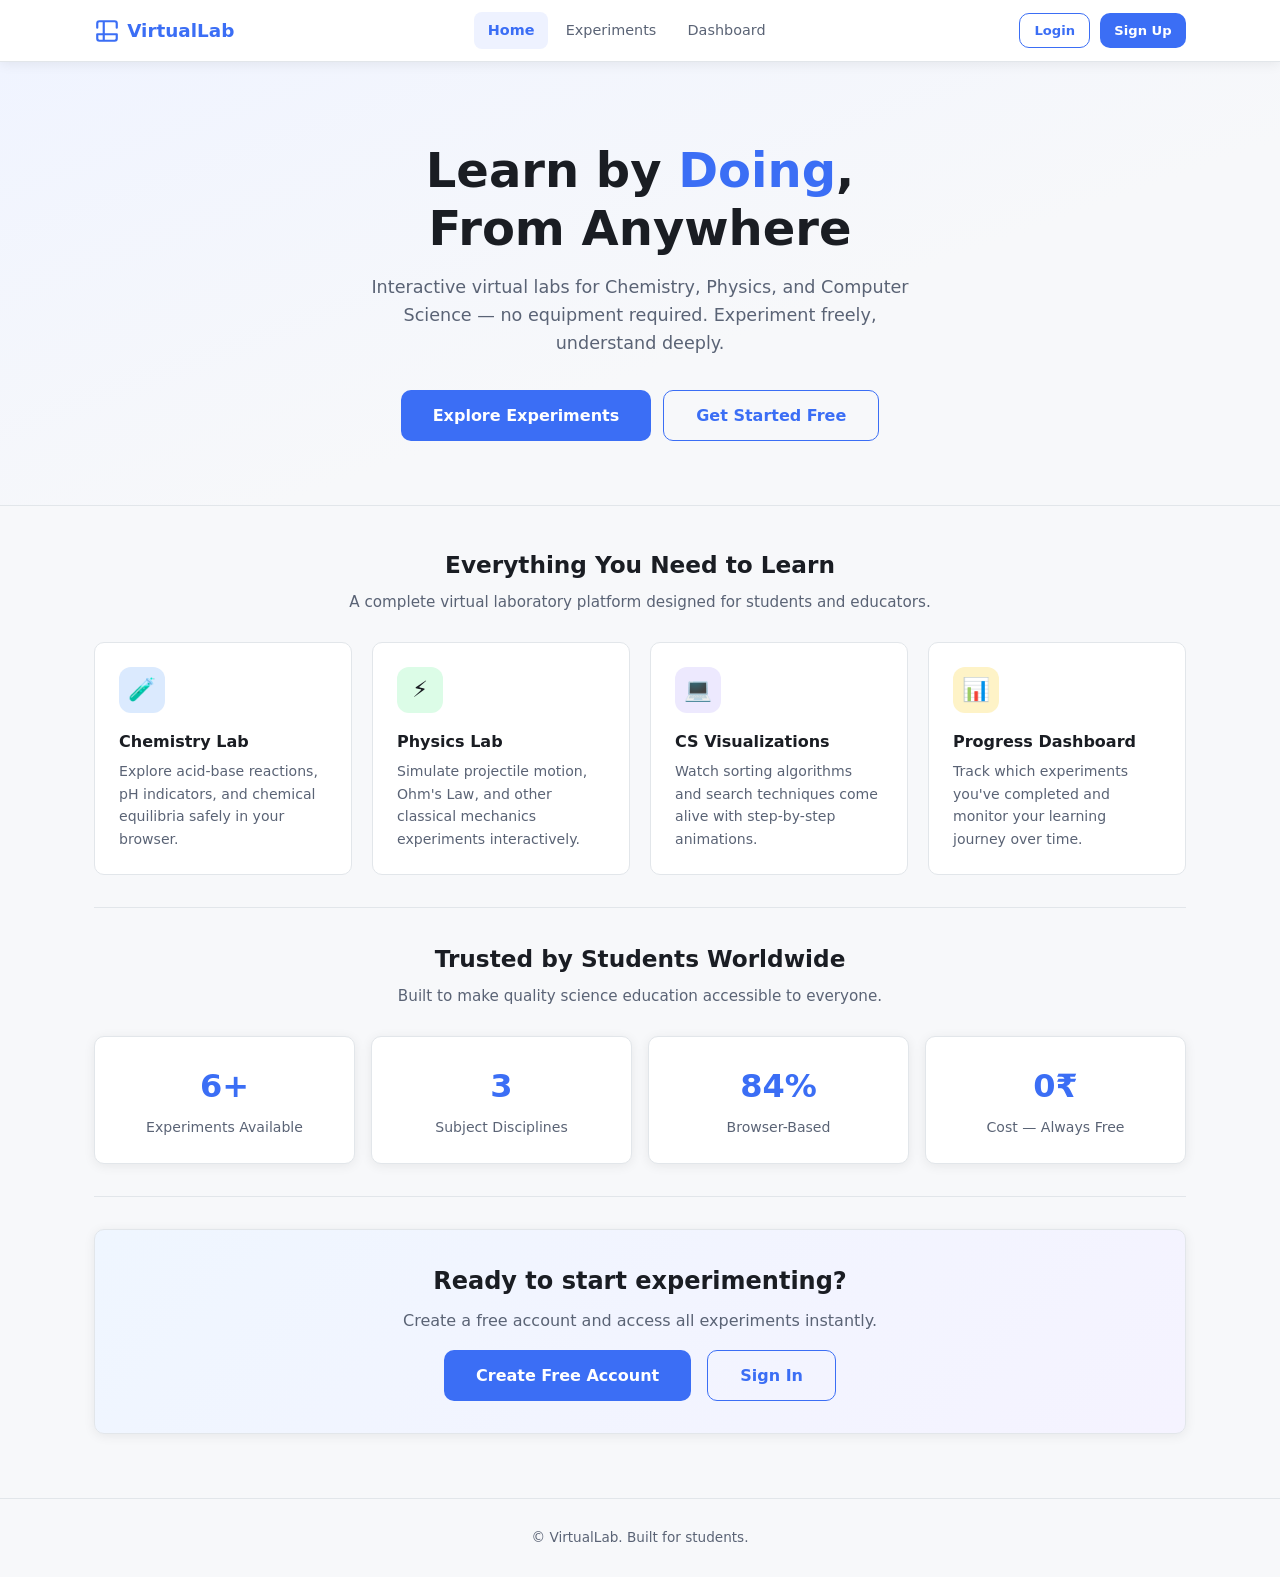
<file: index.html>
<!DOCTYPE html>
<html lang="en">
<head>
  <meta charset="UTF-8">
  <meta name="viewport" content="width=device-width, initial-scale=1.0">
  <title>VirtualLab — Interactive Science & Engineering Simulations</title>
  <link rel="stylesheet" href="css/styles.css">
</head>
<body>

  <nav class="navbar" id="main-nav"></nav>

  <section class="hero">
    <h1>Learn by <span>Doing</span>,<br>From Anywhere</h1>
    <p>Interactive virtual labs for Chemistry, Physics, and Computer Science — no equipment required. Experiment freely, understand deeply.</p>
    <div class="hero-btns">
      <a href="pages/experiments.html" class="btn btn-primary btn-lg">Explore Experiments</a>
      <a href="pages/signup.html"      class="btn btn-outline btn-lg">Get Started Free</a>
    </div>
  </section>

  <div class="page-wrap">
    <div class="text-c mb-2">
      <h2 class="section-title">Everything You Need to Learn</h2>
      <p class="section-sub">A complete virtual laboratory platform designed for students and educators.</p>
    </div>
    <div class="features-grid">
      <div class="feature-card">
        <div class="feature-icon fi-blue">🧪</div>
        <h3>Chemistry Lab</h3>
        <p>Explore acid-base reactions, pH indicators, and chemical equilibria safely in your browser.</p>
      </div>
      <div class="feature-card">
        <div class="feature-icon fi-green">⚡</div>
        <h3>Physics Lab</h3>
        <p>Simulate projectile motion, Ohm's Law, and other classical mechanics experiments interactively.</p>
      </div>
      <div class="feature-card">
        <div class="feature-icon fi-purple">💻</div>
        <h3>CS Visualizations</h3>
        <p>Watch sorting algorithms and search techniques come alive with step-by-step animations.</p>
      </div>
      <div class="feature-card">
        <div class="feature-icon fi-orange">📊</div>
        <h3>Progress Dashboard</h3>
        <p>Track which experiments you've completed and monitor your learning journey over time.</p>
      </div>
    </div>

    <hr class="divider">

    <div class="text-c mb-2">
      <h2 class="section-title">Trusted by Students Worldwide</h2>
      <p class="section-sub">Built to make quality science education accessible to everyone.</p>
    </div>
    <div class="stats-row">
      <div class="stat-box card">
        <div class="num"><span class="counter" data-target="6" data-suffix="+">0+</span></div>
        <div class="lbl">Experiments Available</div>
      </div>
      <div class="stat-box card">
        <div class="num"><span class="counter" data-target="3" data-suffix="">0</span></div>
        <div class="lbl">Subject Disciplines</div>
      </div>
      <div class="stat-box card">
        <div class="num"><span class="counter" data-target="100" data-suffix="%">0%</span></div>
        <div class="lbl">Browser-Based</div>
      </div>
      <div class="stat-box card">
        <div class="num"><span class="counter" data-target="0" data-suffix="₹">₹</span></div>
        <div class="lbl">Cost — Always Free</div>
      </div>
    </div>

    <hr class="divider">

    <div class="card card-lg text-c" style="background:linear-gradient(135deg,#eff6ff,#f5f3ff)">
      <h2 style="font-size:1.5rem;margin-bottom:.5rem">Ready to start experimenting?</h2>
      <p class="text-sub mb-2">Create a free account and access all experiments instantly.</p>
      <div class="flex justify-c gap-2">
        <a href="pages/signup.html" class="btn btn-primary btn-lg">Create Free Account</a>
        <a href="pages/login.html"  class="btn btn-outline btn-lg">Sign In</a>
      </div>
    </div>
  </div>

  <footer class="site-footer">
    © VirtualLab. Built for students.
  </footer>

  <script src="js/auth.js"></script>
  <script src="js/main.js"></script>
</body>
</html>
</file>
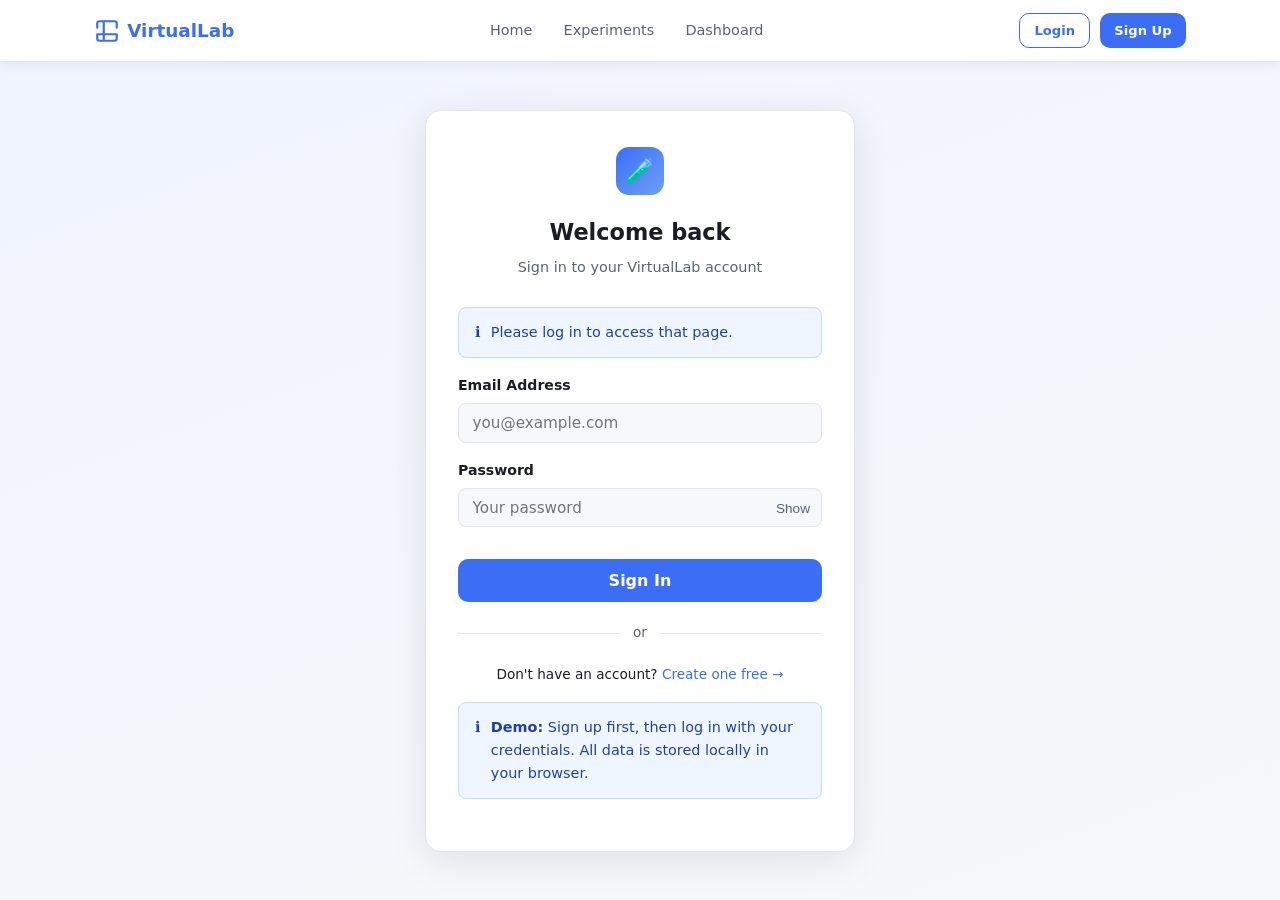
<file: pages/dashboard.html>
<!DOCTYPE html>
<html lang="en">
<head>
  <meta charset="UTF-8">
  <meta name="viewport" content="width=device-width, initial-scale=1.0">
  <title>Dashboard — VirtualLab</title>
  <link rel="stylesheet" href="../css/styles.css">
</head>
<body>

  <nav class="navbar" id="main-nav"></nav>

  <div class="page-wrap">

    <div class="dash-header">
      <div class="dash-welcome">
        <h1>Welcome back, <span id="welcome-name">—</span> 👋</h1>
        <p>Here's an overview of your learning progress.</p>
      </div>
      <button class="btn btn-danger btn-sm" onclick="logout()">Logout</button>
    </div>

    <div class="dash-stats">
      <div class="dash-stat card">
        <div class="ds-num">18</div>
        <div class="ds-lbl">Experiments Available</div>
      </div>
      <div class="dash-stat card">
        <div class="ds-num" id="dash-completed">0</div>
        <div class="ds-lbl">Sessions Completed</div>
      </div>
      <div class="dash-stat card">
        <div class="ds-num">3</div>
        <div class="ds-lbl">Subjects Covered</div>
      </div>
      <div class="dash-stat card">
        <div class="ds-num">∞</div>
        <div class="ds-lbl">Times You Can Repeat</div>
      </div>
    </div>

    <div class="dash-grid">

      <div>
        <h2 class="section-title" style="font-size:1.1rem;margin-bottom:1rem">Available Experiments</h2>
        <div class="dash-exp-list">

          <div class="dash-exp-item">
            <div class="dei-info">
              <h4>🧪 Acid-Base Reaction</h4>
              <p>Mix HCl and NaOH, observe neutralisation</p>
            </div>
            <div class="flex gap-1 items-c">
              <span class="badge badge-green">Chemistry</span>
              <a href="experiments.html" class="btn btn-primary btn-sm">Start</a>
            </div>
          </div>

          <div class="dash-exp-item">
            <div class="dei-info">
              <h4>🌈 pH Indicator</h4>
              <p>Visualise colour changes across pH 0–14</p>
            </div>
            <div class="flex gap-1 items-c">
              <span class="badge badge-green">Chemistry</span>
              <a href="experiments.html" class="btn btn-primary btn-sm">Start</a>
            </div>
          </div>


          <div class="dash-exp-item">
            <div class="dei-info">
              <h4>📊 Bubble Sort</h4>
              <p>Visualize adjacent-swap sorting step by step</p>
            </div>
            <div class="flex gap-1 items-c">
              <span class="badge badge-purple">CS</span>
              <a href="experiments.html" class="btn btn-primary btn-sm">Start</a>
            </div>
          </div>

          

         

          <div class="dash-exp-item">
            <div class="dei-info">
              <h4>🫧 Boyle's Law</h4>
              <p>Compress gas and observe PV = constant</p>
            </div>
            <div class="flex gap-1 items-c">
              <span class="badge badge-green">Chemistry</span>
              <a href="experiments.html" class="btn btn-primary btn-sm">Start</a>
            </div>
          </div>

          <div class="dash-exp-item">
            <div class="dei-info">
              <h4>🕰️ Simple Pendulum</h4>
              <p>Swing a pendulum and measure period vs length</p>
            </div>
            <div class="flex gap-1 items-c">
              <span class="badge badge-blue">Physics</span>
              <a href="experiments.html" class="btn btn-primary btn-sm">Start</a>
            </div>
          </div>

         

          <div class="dash-exp-item">
            <div class="dei-info">
              <h4>🪝 Hooke's Law</h4>
              <p>Stretch a spring and compute force and energy</p>
            </div>
            <div class="flex gap-1 items-c">
              <span class="badge badge-blue">Physics</span>
              <a href="experiments.html" class="btn btn-primary btn-sm">Start</a>
            </div>
          </div>

          <div class="dash-exp-item">
            <div class="dei-info">
              <h4>🔢 Selection Sort</h4>
              <p>Find the minimum each pass and place in order</p>
            </div>
            <div class="flex gap-1 items-c">
              <span class="badge badge-purple">CS</span>
              <a href="experiments.html" class="btn btn-primary btn-sm">Start</a>
            </div>
          </div>

          

          <div class="dash-exp-item">
            <div class="dei-info">
              <h4>📚 Stack (LIFO)</h4>
              <p>Push and pop to see last-in-first-out in action</p>
            </div>
            <div class="flex gap-1 items-c">
              <span class="badge badge-purple">CS</span>
              <a href="experiments.html" class="btn btn-primary btn-sm">Start</a>
            </div>
          </div>


          <div class="dash-exp-item">
            <div class="dei-info">
              <h4>🃏 Insertion Sort</h4>
              <p>Pick each element and insert it in the right place</p>
            </div>
            <div class="flex gap-1 items-c">
              <span class="badge badge-purple">CS</span>
              <a href="experiments.html" class="btn btn-primary btn-sm">Start</a>
            </div>
          </div>

        </div>
      </div>

      <div>
        <h2 class="section-title" style="font-size:1.1rem;margin-bottom:1rem">Your Profile</h2>
        <div class="card">
          <div class="profile-card">
            <div class="flex items-c gap-2">
              <div class="avatar" id="dash-avatar">?</div>
              <div class="profile-info">
                <h3 id="dash-name">—</h3>
                <p id="dash-email">—</p>
              </div>
            </div>
            <hr class="divider" style="margin:.75rem 0">
            <div class="profile-detail">
              <div class="pd-row">
                <span>Member since</span>
                <span id="dash-joined">—</span>
              </div>
              <div class="pd-row">
                <span>Sessions done</span>
                <span id="dash-sessions">0</span>
              </div>
              <div class="pd-row">
                <span>Plan</span>
                <span><span class="badge badge-blue">Free</span></span>
              </div>
            </div>
            <hr class="divider" style="margin:.75rem 0">
            <a href="experiments.html" class="btn btn-primary btn-full">Go to Experiments →</a>
            <button class="btn btn-ghost btn-full mt-1" onclick="logout()">Logout</button>
          </div>
        </div>

        <div class="card mt-2" style="background:#fffbeb;border-color:#fde68a">
          <h3 style="font-size:.95rem;font-weight:700;margin-bottom:.5rem">💡 Tips</h3>
          <ul style="font-size:.85rem;color:#78350f;padding-left:1.1rem;line-height:1.9">
            <li>Each experiment tracks automatically.</li>
            <li>Try adjusting all sliders to explore edge cases.</li>
            <li>Read the description before each simulation.</li>
          </ul>
        </div>
      </div>

    </div>
  </div>

  <footer class="site-footer">
    © VirtualLab. Built for students.
  </footer>

  <script src="../js/auth.js"></script>
  <script src="../js/main.js"></script>
  <script>
    document.addEventListener('DOMContentLoaded', () => {
      const s = getSession();
      if (s) {
        const el = document.getElementById('dash-sessions');
        if (el) el.textContent = s.completed || 0;
      }
    });
  </script>
</body>
</html>
</file>
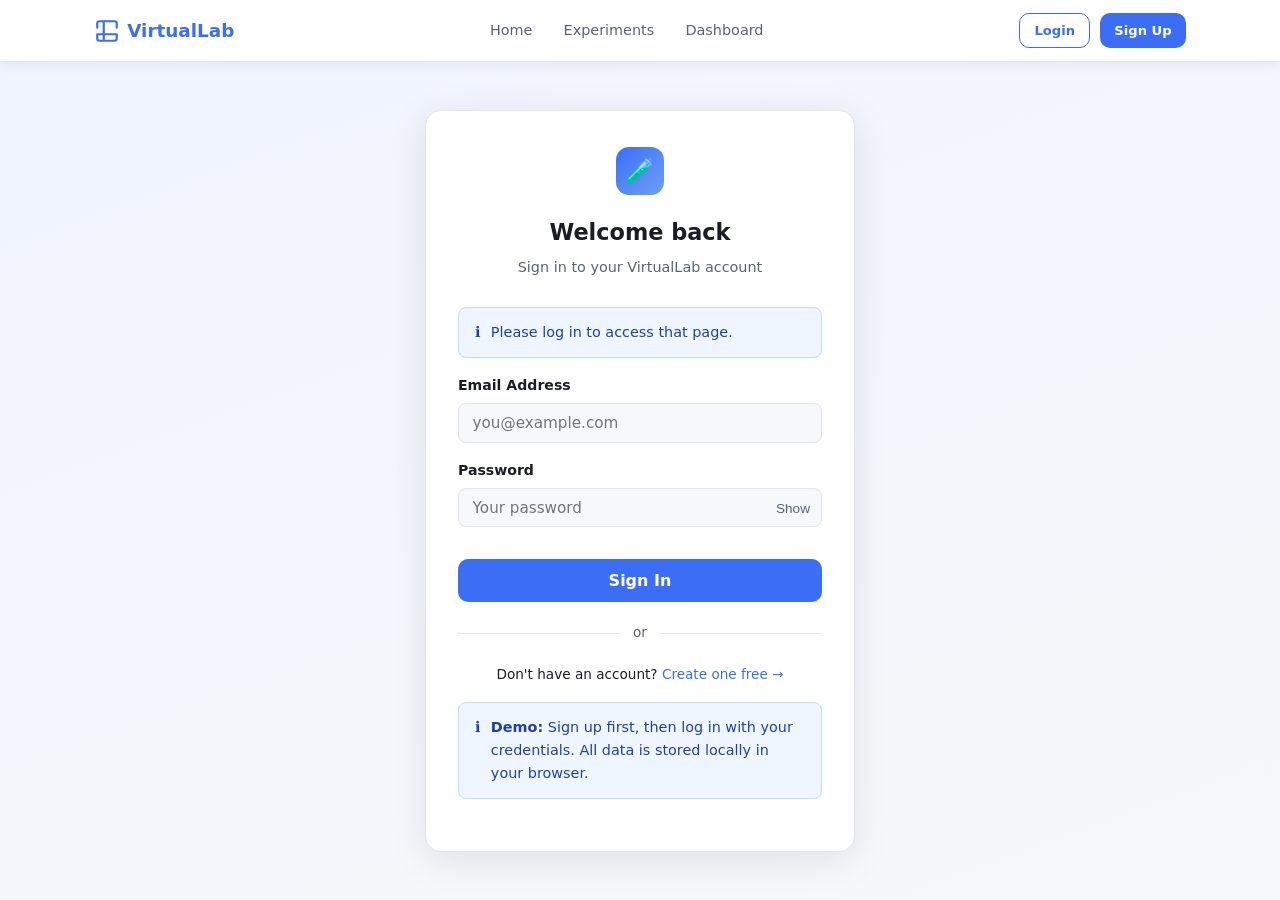
<file: pages/experiments.html>
<!DOCTYPE html>
<html lang="en">
<head>
  <meta charset="UTF-8">
  <meta name="viewport" content="width=device-width, initial-scale=1.0">
  <title>Experiments — VirtualLab</title>
  <link rel="stylesheet" href="../css/styles.css">
</head>
<body>

  <nav class="navbar" id="main-nav"></nav>

  <div class="page-wrap">

    <div class="mb-2">
      <h1 class="section-title">Experiment Catalogue</h1>
      <p class="section-sub">Choose an experiment below. Each simulation is fully interactive — adjust parameters and observe results in real time.</p>
    </div>

    <div class="exp-category">
      <div class="exp-cat-header">
        <div class="exp-cat-icon fi-green" style="background:#dcfce7">🧪</div>
        <div>
          <h2>Chemistry Experiments</h2>
          <span class="badge badge-green">6 experiments</span>
        </div>
      </div>
      <div class="exp-grid">

        <div class="exp-card">
          <div class="exp-card-top">
            <h3>Acid-Base Reaction</h3>
            <span class="badge badge-green">Chemistry</span>
          </div>
          <p>Mix HCl and NaOH in variable volumes and watch the neutralisation reaction produce NaCl and water.</p>
          <div class="exp-card-foot">
            <span class="text-sm text-sub">🕐 ~5 min &nbsp;·&nbsp; Beginner</span>
            <button class="btn btn-primary btn-sm" onclick="openExperiment('acidbase')">▶ Start</button>
          </div>
        </div>

        <div class="exp-card">
          <div class="exp-card-top">
            <h3>pH Indicator Simulation</h3>
            <span class="badge badge-green">Chemistry</span>
          </div>
          <p>Slide through pH 0–14 and see how a universal indicator changes colour across the full acid-base spectrum.</p>
          <div class="exp-card-foot">
            <span class="text-sm text-sub">🕐 ~3 min &nbsp;·&nbsp; Beginner</span>
            <button class="btn btn-primary btn-sm" onclick="openExperiment('phind')">▶ Start</button>
          </div>
        </div>

        <div class="exp-card">
          <div class="exp-card-top">
            <h3>Boyle's Law Simulator</h3>
            <span class="badge badge-green">Chemistry</span>
          </div>
          <p>Compress or expand a gas cylinder and observe how pressure and volume obey PV = constant.</p>
          <div class="exp-card-foot">
            <span class="text-sm text-sub">🕐 ~4 min &nbsp;·&nbsp; Beginner</span>
            <button class="btn btn-primary btn-sm" onclick="openExperiment('gaslaws')">▶ Start</button>
          </div>
        </div>

      

      </div>
    </div>

    <!-- ── PHYSICS ──────────────────────────────────────── -->
    <div class="exp-category">
      <div class="exp-cat-header">
        <div class="exp-cat-icon fi-blue" style="background:#dbeafe">⚡</div>
        <div>
          <h2>Physics Experiments</h2>
          <span class="badge badge-blue">6 experiments</span>
        </div>
      </div>
      <div class="exp-grid">

      
        <div class="exp-card">
          <div class="exp-card-top">
            <h3>Ohm's Law</h3>
            <span class="badge badge-blue">Physics</span>
          </div>
          <p>Vary voltage (1–24V) and resistance (1–100Ω) to see how current and power change in an animated circuit diagram.</p>
          <div class="exp-card-foot">
            <span class="text-sm text-sub">🕐 ~5 min &nbsp;·&nbsp; Beginner</span>
            <button class="btn btn-primary btn-sm" onclick="openExperiment('ohms')">▶ Start</button>
          </div>
        </div>

        <div class="exp-card">
          <div class="exp-card-top">
            <h3>Simple Pendulum</h3>
            <span class="badge badge-blue">Physics</span>
          </div>
          <p>Watch a pendulum swing and measure how length affects the period, with live angle and energy readouts.</p>
          <div class="exp-card-foot">
            <span class="text-sm text-sub">🕐 ~5 min &nbsp;·&nbsp; Beginner</span>
            <button class="btn btn-primary btn-sm" onclick="openExperiment('pendulum')">▶ Start</button>
          </div>
        </div>


        <div class="exp-card">
          <div class="exp-card-top">
            <h3>Hooke's Law — Spring</h3>
            <span class="badge badge-blue">Physics</span>
          </div>
          <p>Stretch a spring with adjustable stiffness and extension, and calculate restoring force and stored elastic potential energy.</p>
          <div class="exp-card-foot">
            <span class="text-sm text-sub">🕐 ~4 min &nbsp;·&nbsp; Beginner</span>
            <button class="btn btn-primary btn-sm" onclick="openExperiment('hookes')">▶ Start</button>
          </div>
        </div>

      </div>
    </div>

    <div class="exp-category">
      <div class="exp-cat-header">
        <div class="exp-cat-icon fi-purple" style="background:#ede9fe">💻</div>
        <div>
          <h2>Computer Science Visualizations</h2>
          <span class="badge badge-purple">6 experiments</span>
        </div>
      </div>
      <div class="exp-grid">

        <div class="exp-card">
          <div class="exp-card-top">
            <h3>Bubble Sort Visualizer</h3>
            <span class="badge badge-purple">CS</span>
          </div>
          <p>Watch Bubble Sort compare and swap adjacent elements step by step, with adjustable speed and array size.</p>
          <div class="exp-card-foot">
            <span class="text-sm text-sub">🕐 ~4 min &nbsp;·&nbsp; Beginner</span>
            <button class="btn btn-primary btn-sm" onclick="openExperiment('bubblesort')">▶ Start</button>
          </div>
        </div>

        

        <div class="exp-card">
          <div class="exp-card-top">
            <h3>Selection Sort Visualizer</h3>
            <span class="badge badge-purple">CS</span>
          </div>
          <p>Watch Selection Sort find the minimum element on each pass and place it in sorted position with comparison counts.</p>
          <div class="exp-card-foot">
            <span class="text-sm text-sub">🕐 ~4 min &nbsp;·&nbsp; Beginner</span>
            <button class="btn btn-primary btn-sm" onclick="openExperiment('selectionsort')">▶ Start</button>
          </div>
        </div>

        

        <div class="exp-card">
          <div class="exp-card-top">
            <h3>Stack (LIFO) Visualizer</h3>
            <span class="badge badge-purple">CS</span>
          </div>
          <p>Push and pop items on a stack and see the Last-In-First-Out principle with animated block visualisation.</p>
          <div class="exp-card-foot">
            <span class="text-sm text-sub">🕐 ~4 min &nbsp;·&nbsp; Beginner</span>
            <button class="btn btn-primary btn-sm" onclick="openExperiment('stackviz')">▶ Start</button>
          </div>
        </div>

      </div>
    </div>

  </div><!-- /page-wrap -->

  <footer class="site-footer">
    © VirtualLab. Built for students.
  </footer>

  <script src="../js/auth.js"></script>
  <script src="../js/main.js"></script>
  <script src="../js/experiments.js"></script>
</body>
</html>
</file>
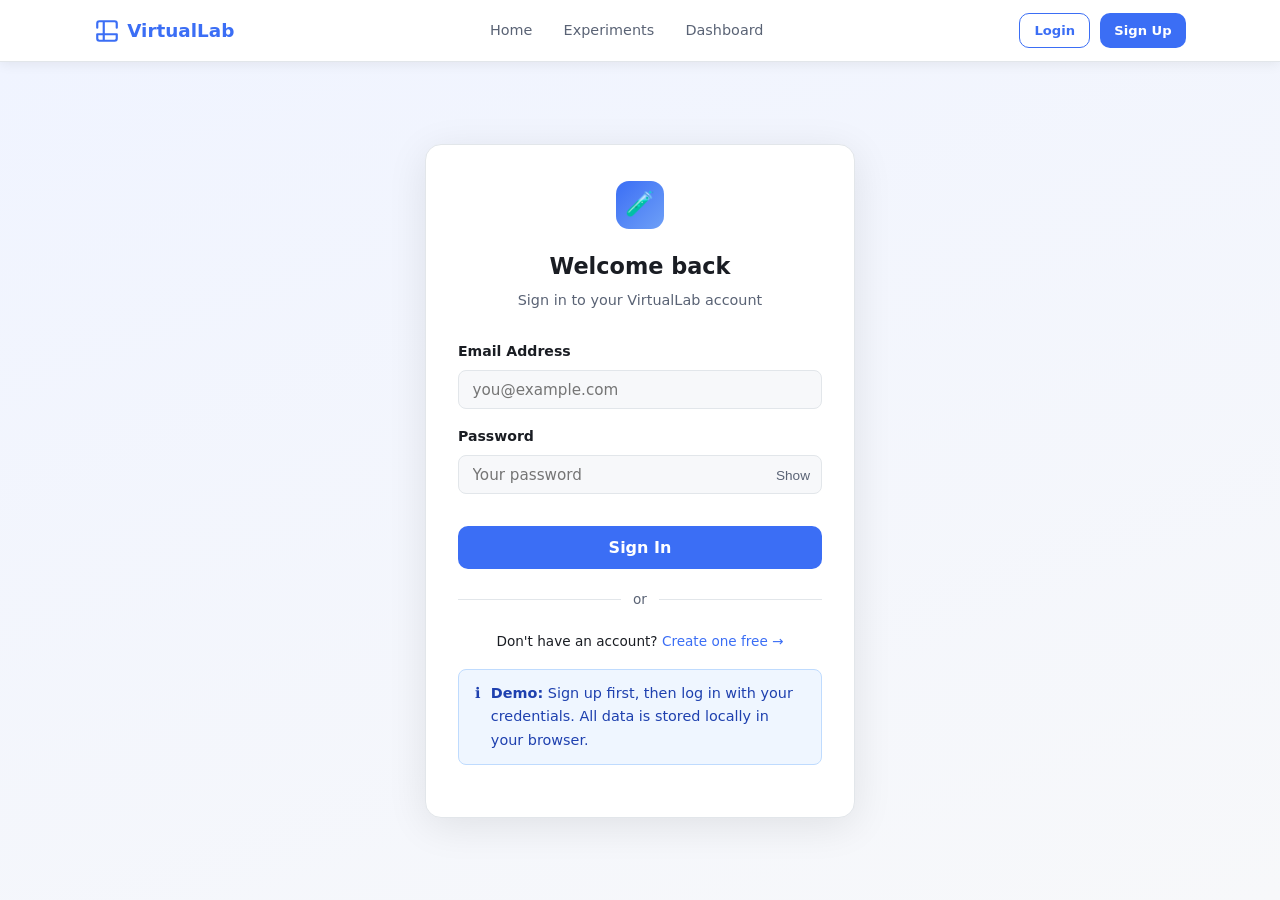
<file: pages/login.html>
<!DOCTYPE html>
<html lang="en">
<head>
  <meta charset="UTF-8">
  <meta name="viewport" content="width=device-width, initial-scale=1.0">
  <title>Login — VirtualLab</title>
  <link rel="stylesheet" href="../css/styles.css">
</head>
<body>

  <nav class="navbar" id="main-nav"></nav>

  <div class="auth-wrap">
    <div class="auth-card">

      <div class="logo-mark">🧪</div>
      <h1>Welcome back</h1>
      <p class="sub">Sign in to your VirtualLab account</p>

      <div id="login-form-wrap">

        <form id="login-form" novalidate>
          <div class="form-group">
            <label class="form-label" for="email">Email Address</label>
            <input id="email" type="email" class="form-input" placeholder="you@example.com" autocomplete="email" required>
          </div>

          <div class="form-group">
            <label class="form-label" for="password">Password</label>
            <div class="password-wrap">
              <input id="password" type="password" class="form-input" placeholder="Your password" autocomplete="current-password" required>
              <button type="button" class="toggle-pw" onclick="togglePassword('password')">Show</button>
            </div>
          </div>

          <button type="submit" class="btn btn-primary btn-full btn-lg mt-2">Sign In</button>
        </form>

        <div class="auth-divider">or</div>

        <p class="text-c text-sm">
          Don't have an account? <a href="signup.html">Create one free →</a>
        </p>

        <div class="alert alert-info mt-2" style="margin-top:1rem">
          <span>ℹ</span>
          <span>
            <strong>Demo:</strong> Sign up first, then log in with your credentials.
            All data is stored locally in your browser.
          </span>
        </div>

      </div>
    </div>
  </div>

  <script src="../js/auth.js"></script>
  <script src="../js/main.js"></script>
</body>
</html>
</file>
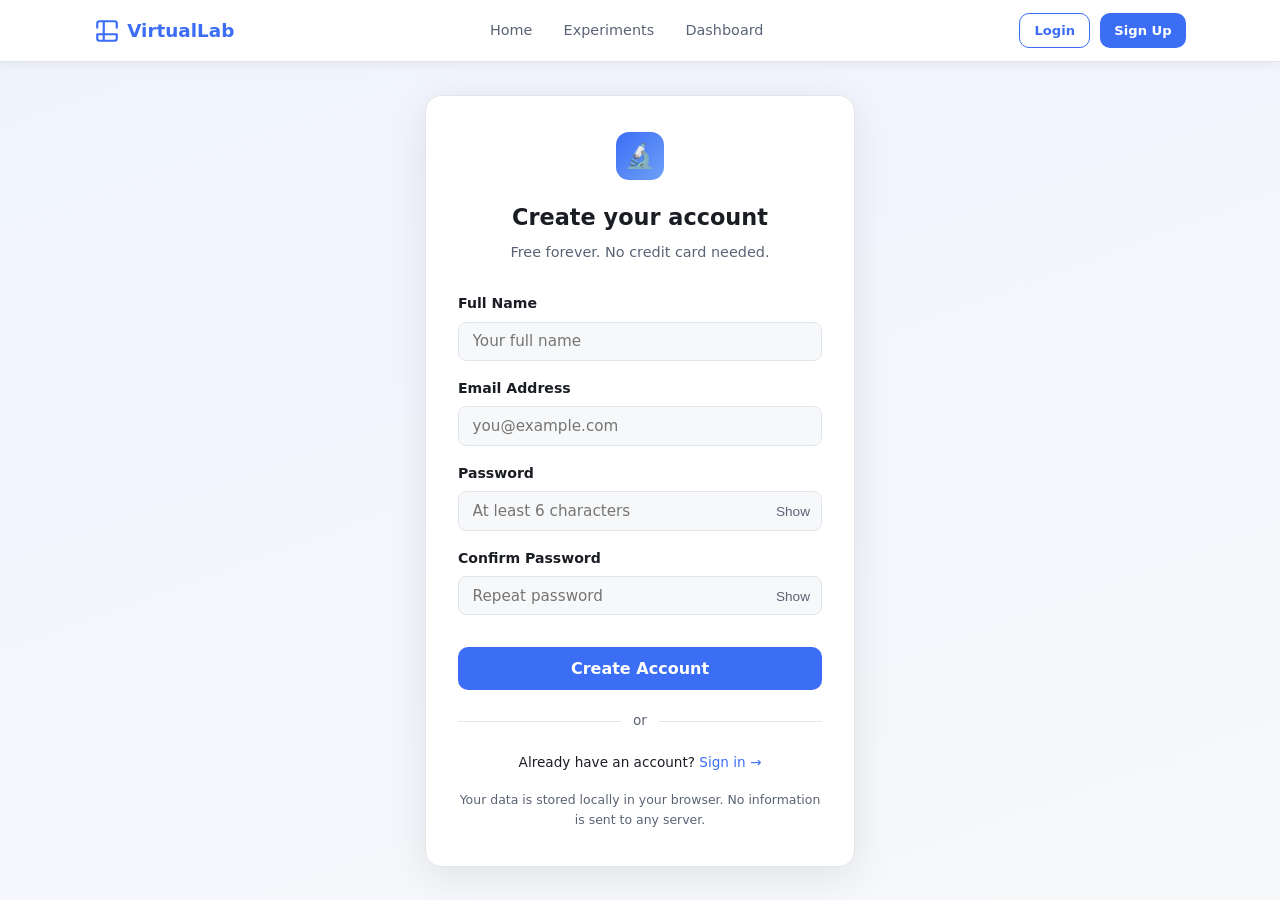
<file: pages/signup.html>
<!DOCTYPE html>
<html lang="en">
<head>
  <meta charset="UTF-8">
  <meta name="viewport" content="width=device-width, initial-scale=1.0">
  <title>Sign Up — VirtualLab</title>
  <link rel="stylesheet" href="../css/styles.css">
</head>
<body>

  <nav class="navbar" id="main-nav"></nav>

  <div class="auth-wrap">
    <div class="auth-card">

      <div class="logo-mark">🔬</div>
      <h1>Create your account</h1>
      <p class="sub">Free forever. No credit card needed.</p>

      <div id="signup-form-wrap">
        <form id="signup-form" novalidate>

          <div class="form-group">
            <label class="form-label" for="name">Full Name</label>
            <input id="name" type="text" class="form-input" placeholder="Your full name" autocomplete="name" required>
          </div>

          <div class="form-group">
            <label class="form-label" for="email">Email Address</label>
            <input id="email" type="email" class="form-input" placeholder="you@example.com" autocomplete="email" required>
          </div>

          <div class="form-group">
            <label class="form-label" for="password">Password</label>
            <div class="password-wrap">
              <input id="password" type="password" class="form-input" placeholder="At least 6 characters" autocomplete="new-password" required>
              <button type="button" class="toggle-pw" onclick="togglePassword('password')">Show</button>
            </div>
          </div>

          <div class="form-group">
            <label class="form-label" for="confirm">Confirm Password</label>
            <div class="password-wrap">
              <input id="confirm" type="password" class="form-input" placeholder="Repeat password" autocomplete="new-password" required>
              <button type="button" class="toggle-pw" onclick="togglePassword('confirm')">Show</button>
            </div>
          </div>

          <button type="submit" class="btn btn-primary btn-full btn-lg mt-2">Create Account</button>
        </form>

        <div class="auth-divider">or</div>

        <p class="text-c text-sm">
          Already have an account? <a href="login.html">Sign in →</a>
        </p>

        <p class="text-c text-sm text-sub mt-2" style="font-size:.78rem">
          Your data is stored locally in your browser. No information is sent to any server.
        </p>
      </div>

    </div>
  </div>

  <script src="../js/auth.js"></script>
  <script src="../js/main.js"></script>
</body>
</html>
</file>
<file: css/styles.css>
/* ── Reset & Base ─────────────────────────────────────────── */
*, *::before, *::after { box-sizing: border-box; margin: 0; padding: 0; }

:root {
  --bg:        #f7f8fa;
  --surface:   #ffffff;
  --border:    #e2e6ea;
  --primary:   #3b6ef5;
  --primary-h: #2a55d4;
  --text:      #1a1d23;
  --text-sub:  #5a6375;
  --success:   #22c55e;
  --danger:    #ef4444;
  --warn:      #f59e0b;
  --radius:    10px;
  --shadow:    0 2px 12px rgba(0,0,0,.07);
  --nav-h:     62px;
  --font:      'Segoe UI', system-ui, -apple-system, sans-serif;
}

html { scroll-behavior: smooth; }

body {
  font-family: var(--font);
  background: var(--bg);
  color: var(--text);
  min-height: 100vh;
  line-height: 1.6;
}

a { color: var(--primary); text-decoration: none; }
a:hover { text-decoration: underline; }
img { max-width: 100%; display: block; }

/* ── Utility ──────────────────────────────────────────────── */
.hidden    { display: none !important; }
.flex      { display: flex; }
.flex-col  { flex-direction: column; }
.items-c   { align-items: center; }
.justify-c { justify-content: center; }
.gap-1     { gap: .5rem; }
.gap-2     { gap: 1rem; }
.mt-1      { margin-top: .5rem; }
.mt-2      { margin-top: 1rem; }
.mt-3      { margin-top: 1.5rem; }
.mb-2      { margin-bottom: 1rem; }
.text-c    { text-align: center; }
.text-sm   { font-size: .85rem; }
.text-sub  { color: var(--text-sub); }
.bold      { font-weight: 600; }
.w-full    { width: 100%; }

/* ── Buttons ─────────────────────────────────────────────── */
.btn {
  display: inline-flex; align-items: center; justify-content: center; gap: .4rem;
  padding: .55rem 1.3rem;
  font-size: .9rem; font-weight: 600; font-family: var(--font);
  border: none; border-radius: var(--radius);
  cursor: pointer; transition: background .18s, transform .1s, box-shadow .18s;
  white-space: nowrap;
}
.btn:active { transform: scale(.97); }

.btn-primary   { background: var(--primary); color: #fff; }
.btn-primary:hover { background: var(--primary-h); box-shadow: 0 4px 14px rgba(59,110,245,.35); }

.btn-outline   { background: transparent; color: var(--primary); border: 1.5px solid var(--primary); }
.btn-outline:hover { background: #eef2ff; }

.btn-ghost     { background: transparent; color: var(--text-sub); border: 1.5px solid var(--border); }
.btn-ghost:hover { background: #f0f1f3; }

.btn-danger    { background: var(--danger); color: #fff; }
.btn-danger:hover { background: #dc2626; }

.btn-sm  { padding: .35rem .9rem; font-size: .82rem; }
.btn-lg  { padding: .75rem 2rem; font-size: 1rem; }
.btn-full{ width: 100%; }

/* ── Navbar ─────────────────────────────────────────────── */
.navbar {
  position: sticky; top: 0; z-index: 100;
  height: var(--nav-h);
  background: var(--surface);
  border-bottom: 1px solid var(--border);
  box-shadow: var(--shadow);
}
.nav-inner {
  max-width: 1140px; margin: 0 auto; height: 100%;
  padding: 0 1.5rem;
  display: flex; align-items: center; justify-content: space-between; gap: 1rem;
}
.nav-logo {
  font-size: 1.15rem; font-weight: 700; color: var(--primary);
  display: flex; align-items: center; gap: .45rem;
  text-decoration: none;
}
.nav-logo svg { width: 26px; height: 26px; }
.nav-links {
  display: flex; align-items: center; gap: .25rem;
  list-style: none;
}
.nav-links a {
  display: block; padding: .45rem .85rem;
  font-size: .9rem; font-weight: 500; color: var(--text-sub);
  border-radius: 8px; text-decoration: none;
  transition: background .15s, color .15s;
}
.nav-links a:hover  { background: #f0f2ff; color: var(--primary); }
.nav-links a.active { background: #eef2ff; color: var(--primary); font-weight: 600; }
.nav-actions { display: flex; gap: .6rem; }

.hamburger {
  display: none; flex-direction: column; justify-content: center; gap: 5px;
  width: 38px; height: 38px; padding: 6px;
  background: none; border: 1px solid var(--border); border-radius: 8px; cursor: pointer;
}
.hamburger span { display: block; height: 2px; background: var(--text); border-radius: 2px; transition: .25s; }

.nav-mobile {
  display: none; flex-direction: column;
  position: absolute; top: var(--nav-h); left: 0; right: 0;
  background: var(--surface); border-bottom: 1px solid var(--border);
  padding: .75rem 1.25rem 1rem; gap: .3rem;
  box-shadow: 0 8px 24px rgba(0,0,0,.07);
}
.nav-mobile.open { display: flex; }
.nav-mobile a {
  padding: .6rem .85rem; border-radius: 8px;
  color: var(--text-sub); font-weight: 500; text-decoration: none;
  transition: background .15s, color .15s;
}
.nav-mobile a:hover, .nav-mobile a.active { background: #eef2ff; color: var(--primary); }
.nav-mobile .mobile-actions { display: flex; gap: .6rem; margin-top: .5rem; }

/* ── Page wrapper ─────────────────────────────────────────── */
.page-wrap { max-width: 1140px; margin: 0 auto; padding: 2.5rem 1.5rem 4rem; }

/* ── Cards ───────────────────────────────────────────────── */
.card {
  background: var(--surface); border: 1px solid var(--border);
  border-radius: var(--radius); box-shadow: var(--shadow); padding: 1.5rem;
}
.card-sm  { padding: 1rem 1.25rem; }
.card-lg  { padding: 2rem; }

/* ── Alerts ──────────────────────────────────────────────── */
.alert {
  display: flex; align-items: flex-start; gap: .65rem;
  padding: .8rem 1rem; border-radius: 8px;
  font-size: .9rem; font-weight: 500; margin-bottom: 1rem;
  animation: slideIn .2s ease;
}
.alert-success { background: #f0fdf4; color: #166534; border: 1px solid #bbf7d0; }
.alert-error   { background: #fef2f2; color: #991b1b; border: 1px solid #fecaca; }
.alert-info    { background: #eff6ff; color: #1e40af; border: 1px solid #bfdbfe; }
@keyframes slideIn { from { opacity:0; transform: translateY(-6px); } to { opacity:1; transform: translateY(0); } }

/* ── Forms ───────────────────────────────────────────────── */
.form-group { display: flex; flex-direction: column; gap: .45rem; margin-bottom: 1rem; }
.form-label { font-size: .88rem; font-weight: 600; color: var(--text); }
.form-input {
  width: 100%; padding: .6rem .85rem;
  font-size: .95rem; font-family: var(--font); color: var(--text);
  background: var(--bg); border: 1.5px solid var(--border);
  border-radius: 8px; outline: none; transition: border .18s, box-shadow .18s;
}
.form-input:focus { border-color: var(--primary); box-shadow: 0 0 0 3px rgba(59,110,245,.15); }
.form-input.error { border-color: var(--danger); }
.form-hint { font-size: .8rem; color: var(--danger); margin-top: .2rem; }

/* ── Section headings ─────────────────────────────────────── */
.section-title { font-size: 1.45rem; font-weight: 700; margin-bottom: .4rem; }
.section-sub   { color: var(--text-sub); margin-bottom: 1.75rem; font-size: .95rem; }
.divider { border: none; border-top: 1px solid var(--border); margin: 2rem 0; }

/* ── Badge ───────────────────────────────────────────────── */
.badge {
  display: inline-block; padding: .2rem .65rem;
  font-size: .75rem; font-weight: 600; border-radius: 20px;
}
.badge-blue   { background: #dbeafe; color: #1d4ed8; }
.badge-green  { background: #dcfce7; color: #166534; }
.badge-orange { background: #fef3c7; color: #92400e; }
.badge-purple { background: #ede9fe; color: #5b21b6; }

/* ── HOME PAGE ───────────────────────────────────────────── */
.hero {
  padding: 5rem 1.5rem 4rem;
  text-align: center;
  background: linear-gradient(160deg, #f0f4ff 0%, #f7f8fa 60%);
  border-bottom: 1px solid var(--border);
}
.hero h1 { font-size: clamp(2rem, 5vw, 3rem); font-weight: 800; line-height: 1.2; margin-bottom: 1rem; }
.hero h1 span { color: var(--primary); }
.hero p { color: var(--text-sub); font-size: 1.1rem; max-width: 560px; margin: 0 auto 2rem; }
.hero-btns { display: flex; gap: .75rem; justify-content: center; flex-wrap: wrap; }

.features-grid {
  display: grid; grid-template-columns: repeat(auto-fit, minmax(220px, 1fr));
  gap: 1.25rem; margin-top: 1rem;
}
.feature-card {
  background: var(--surface); border: 1px solid var(--border);
  border-radius: var(--radius); padding: 1.5rem;
  transition: box-shadow .2s, transform .2s;
}
.feature-card:hover { box-shadow: 0 6px 24px rgba(0,0,0,.09); transform: translateY(-2px); }
.feature-icon {
  width: 46px; height: 46px; border-radius: 12px;
  display: flex; align-items: center; justify-content: center;
  font-size: 1.4rem; margin-bottom: 1rem;
}
.fi-blue   { background: #dbeafe; }
.fi-green  { background: #dcfce7; }
.fi-purple { background: #ede9fe; }
.fi-orange { background: #fef3c7; }
.feature-card h3 { font-size: 1rem; font-weight: 700; margin-bottom: .35rem; }
.feature-card p  { font-size: .88rem; color: var(--text-sub); }

.stats-row {
  display: grid; grid-template-columns: repeat(auto-fit, minmax(160px, 1fr));
  gap: 1rem; margin-top: 1rem;
}
.stat-box { text-align: center; padding: 1.5rem 1rem; }
.stat-box .num { font-size: 2rem; font-weight: 800; color: var(--primary); }
.stat-box .lbl { font-size: .88rem; color: var(--text-sub); margin-top: .25rem; }

/* ── EXPERIMENTS PAGE ────────────────────────────────────── */
.exp-category { margin-bottom: 2.5rem; }
.exp-cat-header {
  display: flex; align-items: center; gap: .75rem;
  margin-bottom: 1.25rem; padding-bottom: .75rem;
  border-bottom: 2px solid var(--border);
}
.exp-cat-icon {
  width: 40px; height: 40px; border-radius: 10px;
  display: flex; align-items: center; justify-content: center; font-size: 1.2rem;
}
.exp-cat-header h2 { font-size: 1.15rem; font-weight: 700; }
.exp-grid { display: grid; grid-template-columns: repeat(auto-fill, minmax(300px, 1fr)); gap: 1.1rem; }
.exp-card {
  background: var(--surface); border: 1px solid var(--border);
  border-radius: var(--radius); padding: 1.25rem;
  display: flex; flex-direction: column; gap: .75rem;
  transition: box-shadow .2s, transform .2s;
}
.exp-card:hover { box-shadow: 0 6px 20px rgba(0,0,0,.09); transform: translateY(-2px); }
.exp-card-top { display: flex; justify-content: space-between; align-items: flex-start; }
.exp-card h3  { font-size: 1rem; font-weight: 700; }
.exp-card p   { font-size: .88rem; color: var(--text-sub); flex: 1; }
.exp-card-foot{ display: flex; justify-content: space-between; align-items: center; }

/* ── MODAL (experiment runner) ───────────────────────────── */
.modal-overlay {
  position: fixed; inset: 0;
  background: rgba(15,20,35,.45); backdrop-filter: blur(3px);
  display: flex; align-items: center; justify-content: center;
  z-index: 200; padding: 1rem;
  animation: fadeIn .18s ease;
}
@keyframes fadeIn { from { opacity:0; } to { opacity:1; } }
.modal {
  background: var(--surface); border-radius: 14px;
  width: 100%; max-width: 740px; max-height: 88vh;
  display: flex; flex-direction: column;
  box-shadow: 0 20px 60px rgba(0,0,0,.18);
  animation: popIn .2s ease;
}
@keyframes popIn { from { opacity:0; transform:scale(.96); } to { opacity:1; transform:scale(1); } }
.modal-header {
  display: flex; align-items: center; justify-content: space-between;
  padding: 1.1rem 1.5rem; border-bottom: 1px solid var(--border);
}
.modal-header h3 { font-size: 1.05rem; font-weight: 700; }
.modal-close {
  width: 32px; height: 32px; border-radius: 8px;
  background: none; border: 1px solid var(--border); cursor: pointer; font-size: 1.1rem;
  display: flex; align-items: center; justify-content: center;
  transition: background .15s;
}
.modal-close:hover { background: #f3f4f6; }
.modal-body { padding: 1.25rem 1.5rem; overflow-y: auto; flex: 1; }
.modal-footer { padding: .9rem 1.5rem; border-top: 1px solid var(--border); display: flex; gap: .6rem; justify-content: flex-end; }

/* ── Simulation canvases ─────────────────────────────────── */
canvas.sim-canvas {
  display: block; width: 100%; height: 280px;
  background: #f0f4ff; border-radius: 8px; border: 1px solid var(--border);
}
.sim-controls {
  display: flex; flex-wrap: wrap; gap: .75rem; align-items: flex-end;
  margin-top: 1rem; padding: 1rem; background: var(--bg);
  border-radius: 8px; border: 1px solid var(--border);
}
.sim-controls .form-group { margin-bottom: 0; flex: 1; min-width: 120px; }
.sim-output {
  margin-top: 1rem; padding: .85rem 1rem;
  background: #f0f9ff; border: 1px solid #bae6fd;
  border-radius: 8px; font-size: .9rem; color: #0c4a6e;
}
.sim-output strong { display: block; margin-bottom: .3rem; font-size: .82rem; text-transform: uppercase; letter-spacing: .04em; }

/* bars for sorting viz */
.bars-wrap { display: flex; align-items: flex-end; gap: 4px; height: 200px; padding: .5rem; background: #f0f4ff; border-radius: 8px; border: 1px solid var(--border); }
.bar { flex: 1; border-radius: 4px 4px 0 0; transition: height .12s, background .12s; min-width: 8px; }
.bar.comparing { background: var(--warn) !important; }
.bar.swapping   { background: var(--danger) !important; }
.bar.sorted     { background: var(--success) !important; }

/* pH strip */
.ph-strip {
  height: 48px; border-radius: 8px; border: 1px solid var(--border);
  margin-top: .75rem; transition: background 1s;
  display: flex; align-items: center; justify-content: center;
  font-weight: 700; font-size: 1.1rem; color: #fff; text-shadow: 0 1px 2px rgba(0,0,0,.3);
}

/* Binary search */
.bsearch-arr {
  display: flex; flex-wrap: wrap; gap: 6px; padding: .75rem;
  background: #f0f4ff; border-radius: 8px; border: 1px solid var(--border);
}
.bsearch-cell {
  width: 40px; height: 40px; border-radius: 6px; border: 1.5px solid var(--border);
  display: flex; align-items: center; justify-content: center;
  font-size: .85rem; font-weight: 600; background: #fff; transition: all .25s;
}
.bsearch-cell.left    { border-color: #3b6ef5; background: #eff2ff; }
.bsearch-cell.right   { border-color: #3b6ef5; background: #eff2ff; }
.bsearch-cell.mid     { border-color: var(--warn); background: #fef3c7; color: #92400e; }
.bsearch-cell.found   { border-color: var(--success); background: #dcfce7; color: #166534; }
.bsearch-cell.eliminated { opacity: .35; }

/* Ohm's Law circuit */
.circuit-wrap { background: #f8faff; border: 1px solid var(--border); border-radius: 8px; padding: .75rem; }

/* ── DASHBOARD PAGE ──────────────────────────────────────── */
.dash-header {
  display: flex; justify-content: space-between; align-items: flex-start;
  flex-wrap: wrap; gap: 1rem; margin-bottom: 2rem;
}
.dash-welcome h1 { font-size: 1.6rem; font-weight: 800; }
.dash-welcome p  { color: var(--text-sub); margin-top: .25rem; }
.dash-stats { display: grid; grid-template-columns: repeat(auto-fit, minmax(160px, 1fr)); gap: 1rem; margin-bottom: 2rem; }
.dash-stat {
  background: var(--surface); border: 1px solid var(--border);
  border-radius: var(--radius); padding: 1.25rem 1.5rem;
}
.dash-stat .ds-num { font-size: 1.8rem; font-weight: 800; color: var(--primary); }
.dash-stat .ds-lbl { font-size: .85rem; color: var(--text-sub); margin-top: .2rem; }

.dash-grid { display: grid; grid-template-columns: 2fr 1fr; gap: 1.5rem; }
.dash-exp-list { display: flex; flex-direction: column; gap: .8rem; }
.dash-exp-item {
  display: flex; justify-content: space-between; align-items: center;
  padding: .9rem 1.1rem; background: var(--bg); border: 1px solid var(--border);
  border-radius: 8px; gap: 1rem;
}
.dash-exp-item .dei-info h4 { font-size: .95rem; font-weight: 600; }
.dash-exp-item .dei-info p  { font-size: .82rem; color: var(--text-sub); }
.profile-card { display: flex; flex-direction: column; gap: 1rem; }
.avatar {
  width: 64px; height: 64px; border-radius: 50%;
  background: linear-gradient(135deg, #3b6ef5 0%, #6ea0f7 100%);
  display: flex; align-items: center; justify-content: center;
  font-size: 1.6rem; font-weight: 800; color: #fff;
}
.profile-info h3 { font-size: 1.05rem; font-weight: 700; margin-bottom: .2rem; }
.profile-info p  { font-size: .87rem; color: var(--text-sub); }
.profile-detail { display: flex; flex-direction: column; gap: .55rem; }
.pd-row { display: flex; justify-content: space-between; align-items: center; font-size: .87rem; }
.pd-row span:first-child { color: var(--text-sub); }
.pd-row span:last-child  { font-weight: 600; }

/* ── AUTH PAGES ──────────────────────────────────────────── */
.auth-wrap {
  min-height: calc(100vh - var(--nav-h));
  display: flex; align-items: center; justify-content: center;
  padding: 2rem 1rem;
  background: linear-gradient(160deg, #f0f4ff 0%, #f7f8fa 100%);
}
.auth-card {
  background: var(--surface); border: 1px solid var(--border);
  border-radius: 16px; padding: 2.25rem 2rem;
  width: 100%; max-width: 430px;
  box-shadow: 0 8px 40px rgba(0,0,0,.09);
}
.auth-card .logo-mark {
  width: 48px; height: 48px; border-radius: 13px;
  background: linear-gradient(135deg, #3b6ef5, #6ea0f7);
  display: flex; align-items: center; justify-content: center;
  font-size: 1.5rem; color: #fff; margin: 0 auto 1.25rem;
}
.auth-card h1 { font-size: 1.4rem; font-weight: 800; text-align: center; margin-bottom: .3rem; }
.auth-card .sub { text-align: center; color: var(--text-sub); font-size: .9rem; margin-bottom: 1.75rem; }
.auth-divider {
  display: flex; align-items: center; gap: .75rem;
  margin: 1.25rem 0; color: var(--text-sub); font-size: .85rem;
}
.auth-divider::before, .auth-divider::after {
  content: ''; flex: 1; height: 1px; background: var(--border);
}
.password-wrap { position: relative; }
.toggle-pw {
  position: absolute; right: .75rem; top: 50%; transform: translateY(-50%);
  background: none; border: none; cursor: pointer; color: var(--text-sub); font-size: .85rem;
}

/* ── Footer ──────────────────────────────────────────────── */
.site-footer {
  text-align: center; padding: 1.75rem 1rem;
  border-top: 1px solid var(--border); font-size: .85rem; color: var(--text-sub);
  margin-top: auto;
}

/* ── Stack / Queue Visualizers ───────────────────────────── */
.stack-display-wrap {
  min-height: 200px; padding: 1rem;
  background: #f8faff; border-radius: 8px;
  border: 2px dashed #c7d2fe;
  display: flex; flex-direction: column-reverse; align-items: center; gap: 6px;
}
.stack-item {
  padding: 8px 24px; border-radius: 6px;
  font-weight: 600; font-size: 14px;
  width: 200px; text-align: center;
  border: 2px solid #93c5fd;
  background: #dbeafe; color: #1e40af;
  position: relative; transition: all .2s;
}
.stack-item.top-item {
  background: #3b82f6; color: #fff;
  border-color: #1d4ed8;
}
.stack-item-label {
  position: absolute; right: 6px; top: 50%;
  transform: translateY(-50%);
  font-size: 10px; background: #1d4ed8;
  color: #fff; padding: 1px 5px; border-radius: 4px;
}

.queue-display-wrap {
  min-height: 80px; padding: 1rem;
  background: #f8faff; border-radius: 8px;
  border: 2px dashed #c7d2fe;
  display: flex; align-items: center; gap: 6px;
  overflow-x: auto;
}
.queue-item {
  padding: 10px 18px; border-radius: 6px;
  font-weight: 600; font-size: 14px;
  text-align: center; border: 2px solid #fcd34d;
  background: #fef3c7; color: #92400e;
  white-space: nowrap; position: relative;
  flex-shrink: 0; transition: all .2s;
}
.queue-item.front-item {
  background: #f97316; color: #fff;
  border-color: #ea580c;
}
.queue-label {
  position: absolute; top: -18px; left: 50%;
  transform: translateX(-50%);
  font-size: 10px; font-weight: 700;
  white-space: nowrap;
}
.queue-arrow {
  font-size: 18px; color: #94a3b8;
  align-self: center; flex-shrink: 0;
}

/* ── Scrollable experiment list on dashboard ─────────────── */
.dash-exp-list {
  max-height: 600px;
  overflow-y: auto;
  padding-right: 4px;
}
.dash-exp-list::-webkit-scrollbar { width: 5px; }
.dash-exp-list::-webkit-scrollbar-track { background: var(--bg); border-radius: 4px; }
.dash-exp-list::-webkit-scrollbar-thumb { background: var(--border); border-radius: 4px; }
.dash-exp-list::-webkit-scrollbar-thumb:hover { background: #b0b8c8; }

/* ── Titration / Gas Law canvas height fix ───────────────── */
canvas#tit-canvas,
canvas#gas-canvas { height: 280px; }

/* ── Electrolysis canvas ─────────────────────────────────── */
canvas#elec-canvas { height: 300px; background: #f8faff; }

/* ── Pendulum canvas ─────────────────────────────────────── */
canvas#pend-canvas { height: 300px; }

/* ── Wave canvas (dark bg) ───────────────────────────────── */
canvas#wave-canvas {
  height: 260px;
  background: #0f172a !important;
  border-radius: 8px; border: 1px solid #1e293b;
}

/* ── Hooke's Law canvas ──────────────────────────────────── */
canvas#hook-canvas { height: 260px; }

/* ── Empty state text inside stack/queue display ─────────── */
.ds-empty-msg {
  color: #94a3b8; font-size: 13px; margin: auto;
  pointer-events: none; user-select: none;
}

/* ── Responsive additions ────────────────────────────────── */
@media (max-width: 768px) {
  .nav-links, .nav-actions { display: none; }
  .hamburger { display: flex; }
  .dash-grid { grid-template-columns: 1fr; }
  .hero { padding: 3rem 1.25rem 2.5rem; }
  .hero h1 { font-size: 1.8rem; }
  .page-wrap { padding: 1.75rem 1rem 3rem; }
}
@media (max-width: 480px) {
  .auth-card { padding: 1.75rem 1.25rem; }
  .exp-grid { grid-template-columns: 1fr; }
}
</file>
